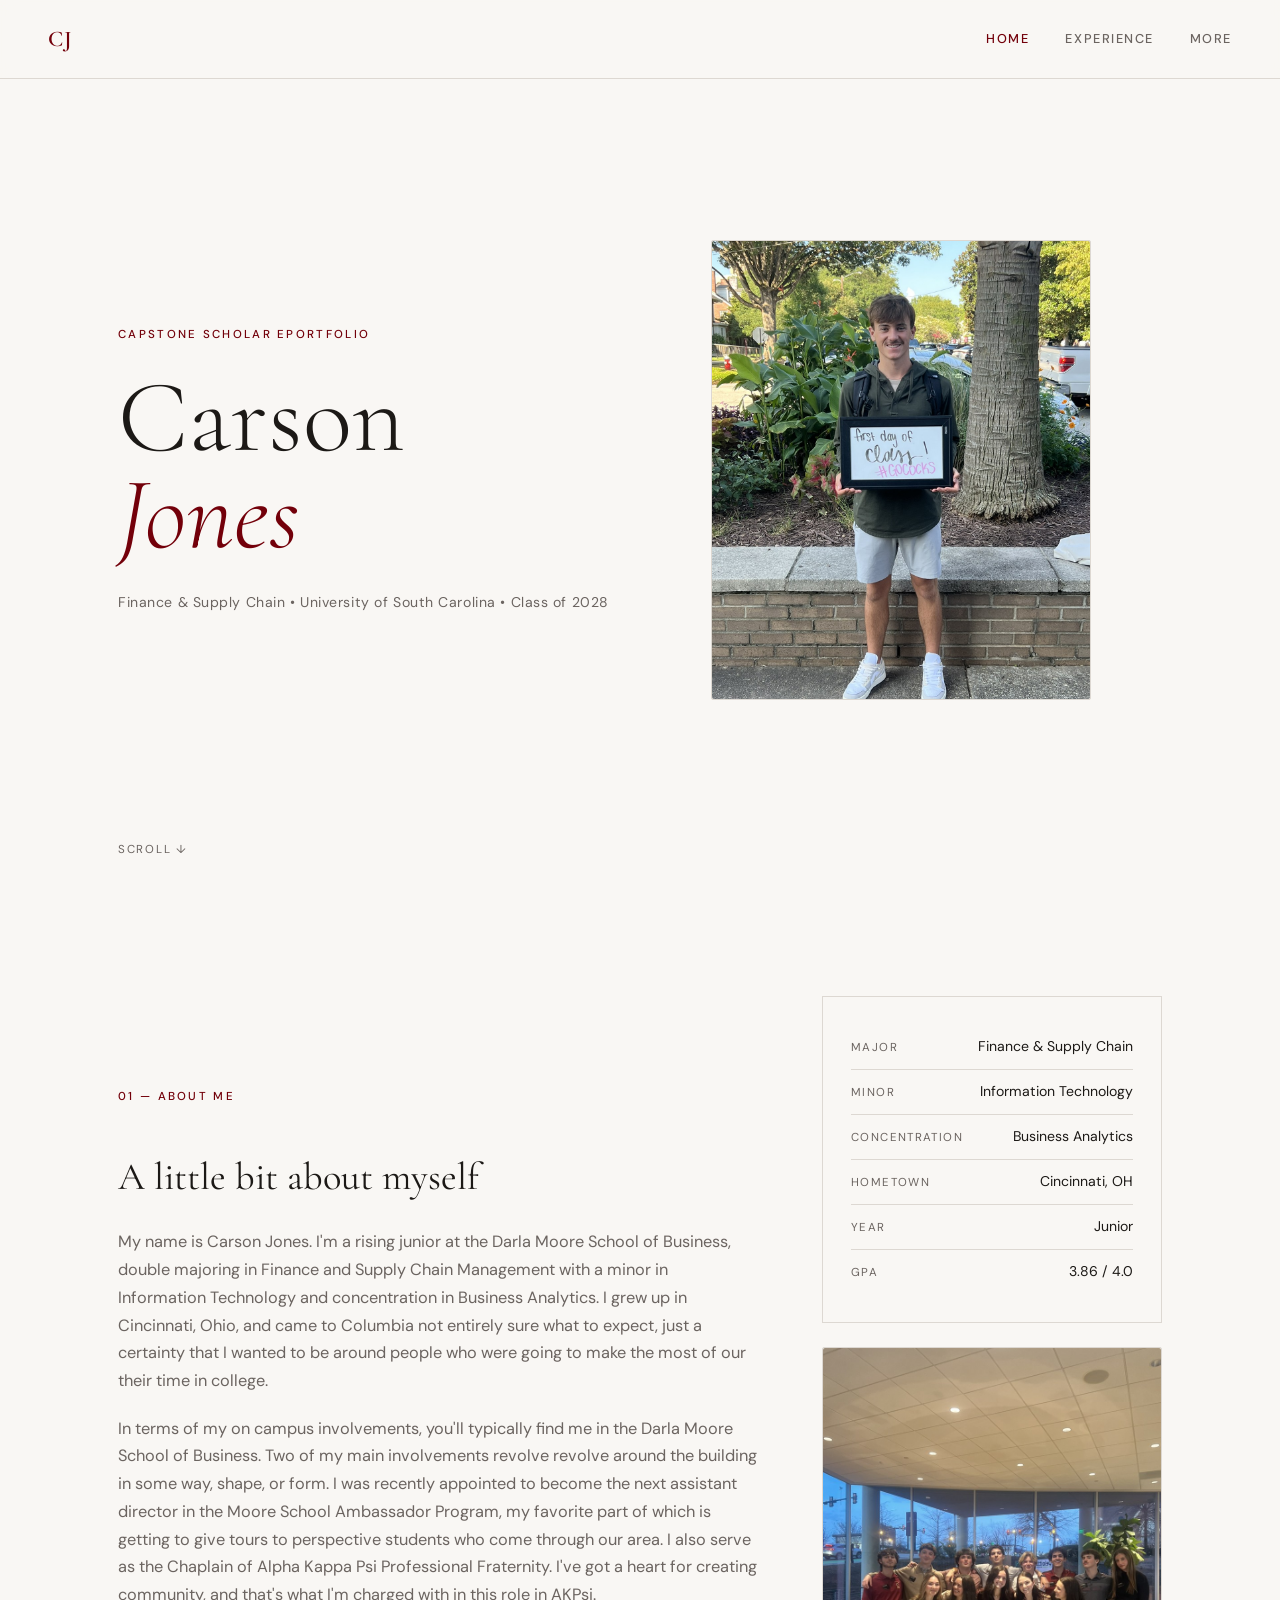
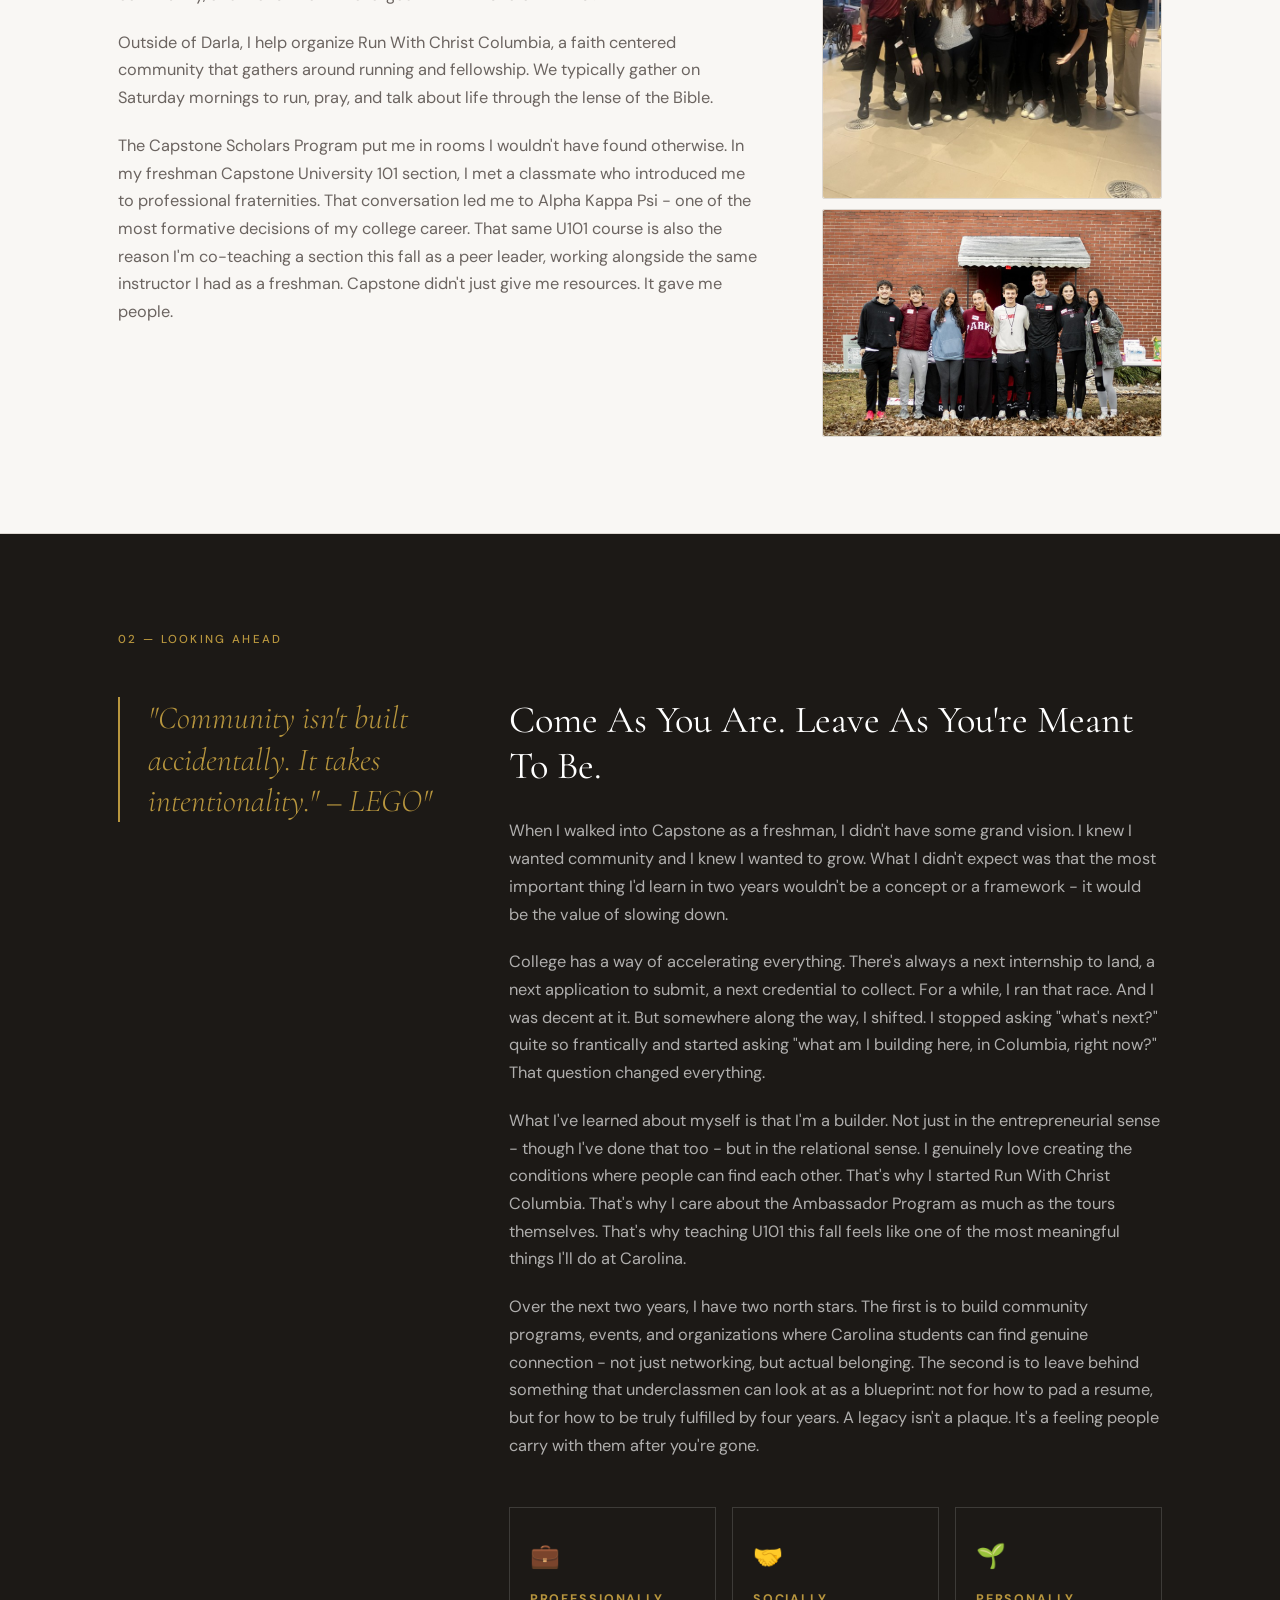
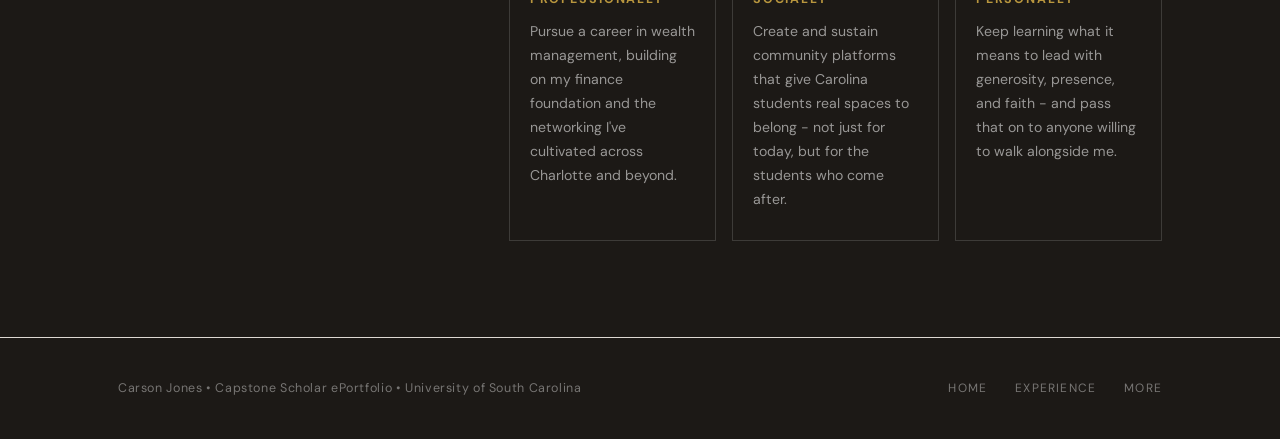
<file: index.html>
<!DOCTYPE html>
<html lang="en">
<head>
  <meta charset="UTF-8" />
  <meta name="viewport" content="width=device-width, initial-scale=1.0"/>
  <title>Carson Jones | Capstone Scholar ePortfolio</title>
  <link rel="preconnect" href="https://fonts.googleapis.com">
  <link href="https://fonts.googleapis.com/css2?family=Cormorant+Garamond:ital,wght@0,300;0,400;0,600;1,300;1,400&family=DM+Sans:wght@300;400;500&display=swap" rel="stylesheet">
  <link rel="stylesheet" href="css/style.css">
</head>
<body>

  <nav class="nav">
    <a href="index.html" class="nav-logo">CJ</a>
    <div class="nav-links">
      <a href="index.html" class="active">Home</a>
      <a href="experience.html">Experience</a>
      <a href="extras.html">More</a>
    </div>
  </nav>

  <!-- HERO -->
  <section class="hero">
    <div class="hero-text">
      <span class="hero-label">Capstone Scholar ePortfolio</span>
      <h1 class="hero-name">Carson<br><em>Jones</em></h1>
      <p class="hero-sub">Finance &amp; Supply Chain &bull; University of South Carolina &bull; Class of 2028</p>
    </div>
    <div class="hero-img-wrap">
      <div class="hero-img-placeholder">
        <img src="assets/photos/first-day.jpeg" alt="Carson Jones, first day of freshman year at USC" />
      </div>
    </div>
    <div class="hero-scroll">scroll &darr;</div>
  </section>

  <!-- ABOUT ME -->
  <section class="section about" id="about">
    <div class="section-inner">
      <div class="about-grid">
        <div class="about-copy">
          <div class="section-label">01 &mdash; About Me</div>
          <h2>A little bit about myself</h2>
          <p>My name is Carson Jones. I'm a rising junior at the Darla Moore School of Business, double majoring in Finance and Supply Chain Management with a minor in Information Technology and concentration in Business Analytics. I grew up in Cincinnati, Ohio, and came to Columbia not entirely sure what to expect, just a certainty that I wanted to be around people who were going to make the most of our their time in college.</p>
          <p>In terms of my on campus involvements, you'll typically find me in the Darla Moore School of Business. Two of my main involvements revolve revolve around the building in some way, shape, or form. I was recently appointed to become the next assistant director in the Moore School Ambassador Program, my favorite part of which is getting to give tours to perspective students who come through our area. I also serve as the Chaplain of Alpha Kappa Psi Professional Fraternity. I've got a heart for creating community, and that's what I'm charged with in this role in AKPsi.</p>
          <p> Outside of Darla, I help organize Run With Christ Columbia, a faith centered community that gathers around running and fellowship. We typically gather on Saturday mornings to run, pray, and talk about life through the lense of the Bible.</p>
          <p>The Capstone Scholars Program put me in rooms I wouldn't have found otherwise. In my freshman Capstone University 101 section, I met a classmate who introduced me to professional fraternities. That conversation led me to Alpha Kappa Psi - one of the most formative decisions of my college career. That same U101 course is also the reason I'm co-teaching a section this fall as a peer leader, working alongside the same instructor I had as a freshman. Capstone didn't just give me resources. It gave me people.</p>
        </div>
        <div class="about-sidebar">
          <div class="info-card">
            <div class="info-item"><span class="info-label">Major</span><span>Finance &amp; Supply Chain</span></div>
            <div class="info-item"><span class="info-label">Minor</span><span>Information Technology</span></div>
            <div class="info-item"><span class="info-label">Concentration</span><span>Business Analytics</span></div>
            <div class="info-item"><span class="info-label">Hometown</span><span>Cincinnati, OH</span></div>
            <div class="info-item"><span class="info-label">Year</span><span>Junior</span></div>
            <div class="info-item"><span class="info-label">GPA</span><span>3.86 / 4.0</span></div>
          </div>
          <div class="photo-grid">
            <div class="photo-slot">
              <img src="assets/photos/ambassador-newbies.jpeg" alt="Carson with the new class of Moore School Student Ambassadors" />
            </div>
            <div class="photo-slot">
              <img src="assets/photos/rwc-team.jpeg" alt="Run With Christ Columbia team" />
            </div>
          </div>
        </div>
      </div>
    </div>
  </section>

  <!-- LOOKING AHEAD -->
  <section class="section looking" id="looking">
    <div class="section-inner">
      <div class="section-label">02 &mdash; Looking Ahead</div>
      <div class="looking-grid">
        <div class="looking-quote">
          <blockquote>"Community isn't built accidentally. It takes intentionality." – LEGO"</blockquote>
        </div>
        <div class="looking-copy">
          <h2>Come As You Are. Leave As You're Meant To Be.</h2>
          <p>When I walked into Capstone as a freshman, I didn't have some grand vision. I knew I wanted community and I knew I wanted to grow. What I didn't expect was that the most important thing I'd learn in two years wouldn't be a concept or a framework - it would be the value of slowing down.</p>
          <p>College has a way of accelerating everything. There's always a next internship to land, a next application to submit, a next credential to collect. For a while, I ran that race. And I was decent at it. But somewhere along the way, I shifted. I stopped asking "what's next?" quite so frantically and started asking "what am I building here, in Columbia, right now?" That question changed everything.</p>
          <p>What I've learned about myself is that I'm a builder. Not just in the entrepreneurial sense - though I've done that too - but in the relational sense. I genuinely love creating the conditions where people can find each other. That's why I started Run With Christ Columbia. That's why I care about the Ambassador Program as much as the tours themselves. That's why teaching U101 this fall feels like one of the most meaningful things I'll do at Carolina.</p>
          <p>Over the next two years, I have two north stars. The first is to build community programs, events, and organizations where Carolina students can find genuine connection - not just networking, but actual belonging. The second is to leave behind something that underclassmen can look at as a blueprint: not for how to pad a resume, but for how to be truly fulfilled by four years. A legacy isn't a plaque. It's a feeling people carry with them after you're gone.</p>
          <div class="goals-grid">
            <div class="goal-card">
              <span class="goal-icon">&#x1F4BC;</span>
              <h4>Professionally</h4>
              <p>Pursue a career in wealth management, building on my finance foundation and the networking I've cultivated across Charlotte and beyond.</p>
            </div>
            <div class="goal-card">
              <span class="goal-icon">&#x1F91D;</span>
              <h4>Socially</h4>
              <p>Create and sustain community platforms that give Carolina students real spaces to belong - not just for today, but for the students who come after.</p>
            </div>
            <div class="goal-card">
              <span class="goal-icon">&#x1F331;</span>
              <h4>Personally</h4>
              <p>Keep learning what it means to lead with generosity, presence, and faith - and pass that on to anyone willing to walk alongside me.</p>
            </div>
          </div>
        </div>
      </div>
    </div>
  </section>

  <footer class="footer">
    <div class="footer-inner">
      <span>Carson Jones &bull; Capstone Scholar ePortfolio &bull; University of South Carolina</span>
      <div class="footer-nav">
        <a href="index.html">Home</a>
        <a href="experience.html">Experience</a>
        <a href="extras.html">More</a>
      </div>
    </div>
  </footer>

  <script src="js/main.js"></script>
</body>
</html>
</file>
<file: css/style.css>
/* ============================================
   CARSON JONES — CAPSTONE ePORTFOLIO
   Aesthetic: Editorial / Refined Minimal
   Palette: Warm white, deep charcoal, garnet accent
   ============================================ */

:root {
  --bg: #f9f7f4;
  --bg-alt: #f1ede8;
  --ink: #1c1916;
  --ink-light: #6b6460;
  --garnet: #73000a;
  --garnet-light: #9a0012;
  --gold: #b8963e;
  --white: #ffffff;
  --border: #ddd8d2;

  --font-serif: 'Cormorant Garamond', Georgia, serif;
  --font-sans: 'DM Sans', system-ui, sans-serif;

  --max-w: 1140px;
  --section-pad: 96px;
}

*, *::before, *::after { box-sizing: border-box; margin: 0; padding: 0; }

html { scroll-behavior: smooth; }

body {
  background: var(--bg);
  color: var(--ink);
  font-family: var(--font-sans);
  font-size: 16px;
  line-height: 1.7;
  -webkit-font-smoothing: antialiased;
}

img { max-width: 100%; display: block; }

a { color: inherit; text-decoration: none; }

/* ============================================
   NAV
   ============================================ */
.nav {
  position: fixed;
  top: 0; left: 0; right: 0;
  z-index: 100;
  display: flex;
  align-items: center;
  justify-content: space-between;
  padding: 20px 48px;
  background: rgba(249,247,244,0.92);
  backdrop-filter: blur(8px);
  border-bottom: 1px solid var(--border);
}

.nav-logo {
  font-family: var(--font-serif);
  font-size: 1.4rem;
  font-weight: 600;
  letter-spacing: 0.05em;
  color: var(--garnet);
}

.nav-links {
  display: flex;
  gap: 36px;
}

.nav-links a {
  font-size: 0.8rem;
  font-weight: 500;
  letter-spacing: 0.12em;
  text-transform: uppercase;
  color: var(--ink-light);
  transition: color 0.2s;
}

.nav-links a:hover,
.nav-links a.active {
  color: var(--garnet);
}

/* ============================================
   HERO (Index)
   ============================================ */
.hero {
  min-height: 100vh;
  display: grid;
  grid-template-columns: 1fr 1fr;
  align-items: center;
  padding: 120px 48px 80px;
  max-width: var(--max-w);
  margin: 0 auto;
  position: relative;
}

.hero-label {
  display: block;
  font-size: 0.72rem;
  font-weight: 500;
  letter-spacing: 0.2em;
  text-transform: uppercase;
  color: var(--garnet);
  margin-bottom: 24px;
}

.hero-name {
  font-family: var(--font-serif);
  font-size: clamp(4rem, 8vw, 7.5rem);
  font-weight: 300;
  line-height: 0.95;
  color: var(--ink);
  margin-bottom: 28px;
}

.hero-name em {
  font-style: italic;
  color: var(--garnet);
}

.hero-sub {
  font-size: 0.88rem;
  color: var(--ink-light);
  letter-spacing: 0.04em;
}

.hero-img-wrap {
  display: flex;
  justify-content: center;
  align-items: center;
}

.hero-img-placeholder,
.photo-slot,
.gallery-slot {
  background: var(--bg-alt);
  border: 1px solid var(--border);
  display: flex;
  align-items: center;
  justify-content: center;
  color: var(--ink-light);
  font-size: 0.78rem;
  letter-spacing: 0.08em;
  text-transform: uppercase;
  font-family: var(--font-sans);
}

.hero-img-placeholder {
  width: 380px;
  height: 460px;
  border-radius: 2px;
}

.hero-img-placeholder img,
.photo-slot img,
.gallery-slot img {
  width: 100%;
  height: 100%;
  object-fit: cover;
  border-radius: inherit;
}

.hero-scroll {
  position: absolute;
  bottom: 40px;
  left: 48px;
  font-size: 0.72rem;
  letter-spacing: 0.15em;
  text-transform: uppercase;
  color: var(--ink-light);
}

/* ============================================
   PAGE HERO (inner pages)
   ============================================ */
.page-hero {
  padding: 160px 48px 80px;
  max-width: var(--max-w);
  margin: 0 auto;
  border-bottom: 1px solid var(--border);
}

.page-hero h1 {
  font-family: var(--font-serif);
  font-size: clamp(3rem, 6vw, 5.5rem);
  font-weight: 300;
  line-height: 1;
  margin-top: 20px;
}

.page-hero h1 em {
  font-style: italic;
  color: var(--garnet);
}

/* ============================================
   SECTIONS
   ============================================ */
.section {
  padding: var(--section-pad) 0;
  border-bottom: 1px solid var(--border);
}

.section.alt-bg {
  background: var(--bg-alt);
}

.section-inner {
  max-width: var(--max-w);
  margin: 0 auto;
  padding: 0 48px;
}

.section-label {
  font-size: 0.72rem;
  font-weight: 500;
  letter-spacing: 0.2em;
  text-transform: uppercase;
  color: var(--garnet);
  margin-bottom: 48px;
}

/* ============================================
   ABOUT
   ============================================ */
.about-grid {
  display: grid;
  grid-template-columns: 1fr 340px;
  gap: 64px;
  align-items: center;
}

.about-sidebar {
  display: flex;
  flex-direction: column;
}

.about-copy h2 {
  font-family: var(--font-serif);
  font-size: clamp(1.8rem, 3vw, 2.6rem);
  font-weight: 400;
  line-height: 1.2;
  margin-bottom: 28px;
  color: var(--ink);
}

.about-copy p {
  color: var(--ink-light);
  margin-bottom: 20px;
  font-size: 1.02rem;
}

.info-card {
  border: 1px solid var(--border);
  padding: 28px;
  margin-bottom: 24px;
}

.info-item {
  display: flex;
  justify-content: space-between;
  align-items: baseline;
  padding: 10px 0;
  border-bottom: 1px solid var(--border);
  font-size: 0.88rem;
  gap: 16px;
}

.info-item:last-child { border-bottom: none; }

.info-label {
  font-size: 0.72rem;
  letter-spacing: 0.12em;
  text-transform: uppercase;
  color: var(--ink-light);
  white-space: nowrap;
}

.photo-grid {
  display: grid;
  grid-template-columns: 1fr;
  gap: 10px;
}

.photo-slot {
  height: 210px;
  border-radius: 2px;
}

.photo-grid .photo-slot {
  height: auto;
  min-height: 0;
}

.photo-grid .photo-slot img {
  height: auto;
  object-fit: contain;
}

.photo-slot.tall {
  height: 240px;
  width: 100%;
}

/* ============================================
   LOOKING AHEAD
   ============================================ */
.looking { background: var(--ink); }
.looking .section-label { color: var(--gold); }

.looking-grid {
  display: grid;
  grid-template-columns: 1fr 2fr;
  gap: 64px;
  align-items: start;
}

.looking-quote blockquote {
  font-family: var(--font-serif);
  font-size: clamp(1.8rem, 2.5vw, 2.4rem);
  font-weight: 300;
  font-style: italic;
  color: var(--gold);
  line-height: 1.3;
  border-left: 2px solid var(--gold);
  padding-left: 28px;
  position: sticky;
  top: 120px;
}

.looking-copy h2 {
  font-family: var(--font-serif);
  font-size: clamp(1.8rem, 3vw, 2.6rem);
  font-weight: 400;
  line-height: 1.2;
  margin-bottom: 28px;
  color: var(--white);
}

.looking-copy p {
  color: rgba(255,255,255,0.65);
  margin-bottom: 20px;
  font-size: 1.02rem;
}

.goals-grid {
  display: grid;
  grid-template-columns: repeat(3, 1fr);
  gap: 16px;
  margin-top: 48px;
}

.goal-card {
  border: 1px solid rgba(255,255,255,0.15);
  padding: 28px 20px;
}

.goal-card .goal-icon {
  font-size: 1.5rem;
  display: block;
  margin-bottom: 12px;
}

.goal-card h4 {
  font-size: 0.78rem;
  letter-spacing: 0.15em;
  text-transform: uppercase;
  color: var(--gold);
  margin-bottom: 10px;
}

.goal-card p {
  font-size: 0.88rem;
  color: rgba(255,255,255,0.55);
  margin: 0;
}

/* ============================================
   EXPERIENCE PAGES
   ============================================ */
.exp-intro-grid {
  display: flex;
  gap: 16px;
  margin-bottom: 32px;
}

.exp-tag {
  font-size: 0.72rem;
  font-weight: 500;
  letter-spacing: 0.12em;
  text-transform: uppercase;
  padding: 6px 16px;
  border-radius: 2px;
}

.exp-tag.small { font-size: 0.68rem; }

.wtc-tag { background: var(--garnet); color: var(--white); }
.btc-tag { background: var(--ink); color: var(--white); }

.intro-copy {
  max-width: 760px;
}

.intro-copy p {
  font-size: 1.1rem;
  color: var(--ink-light);
  line-height: 1.75;
}

.exp-content-grid {
  display: grid;
  grid-template-columns: 240px 1fr;
  gap: 64px;
  align-items: start;
}

.exp-content-grid.reverse {
  grid-template-columns: 1fr 240px;
}

.exp-content-grid.reverse .exp-copy { order: 1; }
.exp-content-grid.reverse .exp-sidebar { order: 2; }

.exp-badge {
  font-family: var(--font-serif);
  font-size: 4rem;
  font-weight: 300;
  font-style: italic;
  margin-bottom: 24px;
  display: block;
}

.wtc-badge { color: var(--garnet); }
.btc-badge { color: var(--ink); }

.exp-meta {
  margin-bottom: 28px;
}

.exp-copy h2 {
  font-family: var(--font-serif);
  font-size: clamp(1.8rem, 2.8vw, 2.4rem);
  font-weight: 400;
  line-height: 1.2;
  margin-bottom: 28px;
}

.exp-copy p {
  color: var(--ink-light);
  margin-bottom: 20px;
  font-size: 1rem;
}

/* BTC section background swap */
.exp-btc { background: var(--bg-alt); }

/* CONNECTION */
.exp-connection { background: var(--bg); }

.connection-inner {
  max-width: 860px;
}

.connection-header {
  margin-bottom: 48px;
}

.connection-tag-row {
  display: flex;
  align-items: center;
  gap: 12px;
  margin-bottom: 20px;
}

.connection-arrow {
  font-size: 1rem;
  color: var(--ink-light);
}

.connection-inner h2 {
  font-family: var(--font-serif);
  font-size: clamp(2rem, 3.5vw, 3rem);
  font-weight: 400;
  line-height: 1.1;
}

.connection-inner h2 em {
  font-style: italic;
  color: var(--garnet);
}

.connection-copy p {
  color: var(--ink-light);
  margin-bottom: 20px;
  font-size: 1.05rem;
}

/* ============================================
   EXTRAS / PAGE 3
   ============================================ */
.extras-grid {
  display: grid;
  grid-template-columns: 1fr 1fr;
  gap: 64px;
  align-items: center;
}

.extras-copy h2 {
  font-family: var(--font-serif);
  font-size: clamp(1.8rem, 2.8vw, 2.4rem);
  font-weight: 400;
  margin-bottom: 20px;
}

.extras-copy p {
  color: var(--ink-light);
  margin-bottom: 28px;
}

.btn {
  display: inline-block;
  font-size: 0.8rem;
  font-weight: 500;
  letter-spacing: 0.1em;
  text-transform: uppercase;
  padding: 14px 28px;
  background: var(--garnet);
  color: var(--white);
  border-radius: 2px;
  transition: background 0.2s;
}

.btn:hover { background: var(--garnet-light); }

.resume-highlights {
  display: grid;
  grid-template-columns: 1fr 1fr;
  gap: 16px;
}

.highlight-card {
  border: 1px solid var(--border);
  padding: 28px 20px;
  text-align: center;
}

.highlight-num {
  display: block;
  font-family: var(--font-serif);
  font-size: 2.4rem;
  font-weight: 300;
  color: var(--garnet);
  margin-bottom: 6px;
}

.highlight-label {
  font-size: 0.75rem;
  letter-spacing: 0.1em;
  text-transform: uppercase;
  color: var(--ink-light);
}

.project-grid {
  display: grid;
  grid-template-columns: 1fr 1fr;
  gap: 64px;
  align-items: start;
}

.project-copy h2 {
  font-family: var(--font-serif);
  font-size: clamp(1.8rem, 2.8vw, 2.4rem);
  font-weight: 400;
  margin-bottom: 20px;
}

.project-copy p {
  color: var(--ink-light);
  margin-bottom: 20px;
}

.project-tag-grid {
  display: flex;
  flex-wrap: wrap;
  gap: 8px;
  padding-top: 16px;
}

.project-tag {
  font-size: 0.72rem;
  letter-spacing: 0.08em;
  text-transform: uppercase;
  padding: 6px 14px;
  border: 1px solid var(--border);
  color: var(--ink-light);
  border-radius: 2px;
}

.gallery-title {
  font-family: var(--font-serif);
  font-size: clamp(2rem, 3.5vw, 3rem);
  font-weight: 400;
  margin-bottom: 40px;
}

.gallery-grid {
  display: grid;
  grid-template-columns: repeat(3, 1fr);
  gap: 12px;
}

.gallery-slot {
  height: 240px;
  border-radius: 2px;
}

.gallery-slot.wide {
  grid-column: span 2;
}

.gallery-slot span,
.hero-img-placeholder span,
.photo-slot span {
  /* shown only when no real image present */
}

/* ============================================
   FOOTER
   ============================================ */
.footer {
  padding: 40px 0;
  background: var(--ink);
}

.footer-inner {
  max-width: var(--max-w);
  margin: 0 auto;
  padding: 0 48px;
  display: flex;
  justify-content: space-between;
  align-items: center;
  font-size: 0.78rem;
  color: rgba(255,255,255,0.4);
  letter-spacing: 0.05em;
}

.footer-nav {
  display: flex;
  gap: 28px;
}

.footer-nav a {
  color: rgba(255,255,255,0.4);
  font-size: 0.75rem;
  letter-spacing: 0.1em;
  text-transform: uppercase;
  transition: color 0.2s;
}

.footer-nav a:hover { color: var(--white); }

/* ============================================
   ANIMATIONS
   ============================================ */
.fade-up {
  opacity: 0;
  transform: translateY(24px);
  transition: opacity 0.7s ease, transform 0.7s ease;
}

.fade-up.visible {
  opacity: 1;
  transform: translateY(0);
}

/* ============================================
   RESPONSIVE
   ============================================ */
@media (max-width: 900px) {
  .nav { padding: 18px 24px; }
  .hero { grid-template-columns: 1fr; padding: 100px 24px 60px; }
  .hero-img-wrap { display: none; }
  .about-grid,
  .looking-grid,
  .exp-content-grid,
  .exp-content-grid.reverse,
  .extras-grid,
  .project-grid { grid-template-columns: 1fr; gap: 40px; }
  .goals-grid { grid-template-columns: 1fr; }
  .section-inner { padding: 0 24px; }
  .page-hero { padding: 120px 24px 60px; }
  .gallery-grid { grid-template-columns: 1fr 1fr; }
  .gallery-slot.wide { grid-column: span 2; }
  .footer-inner { flex-direction: column; gap: 16px; text-align: center; }
}

/* ============================================
   PHOTO ADDITIONS
   ============================================ */
.connection-photo {
  margin-top: 48px;
  width: 100%;
  max-width: 760px;
  height: 340px;
  border-radius: 2px;
  overflow: hidden;
}

.connection-photo img {
  width: 100%;
  height: 100%;
  object-fit: cover;
}

.project-img {
  height: 200px;
  overflow: hidden;
  border-radius: 2px;
  margin-bottom: 16px;
}

.project-img img {
  width: 100%;
  height: 100%;
  object-fit: cover;
}

/* Ensure gallery and photo slot images fill correctly */
.gallery-slot,
.photo-slot,
.hero-img-placeholder {
  overflow: hidden;
}

.gallery-slot img,
.photo-slot img,
.hero-img-placeholder img {
  width: 100%;
  height: 100%;
  object-fit: cover;
  display: block;
}
</file>
